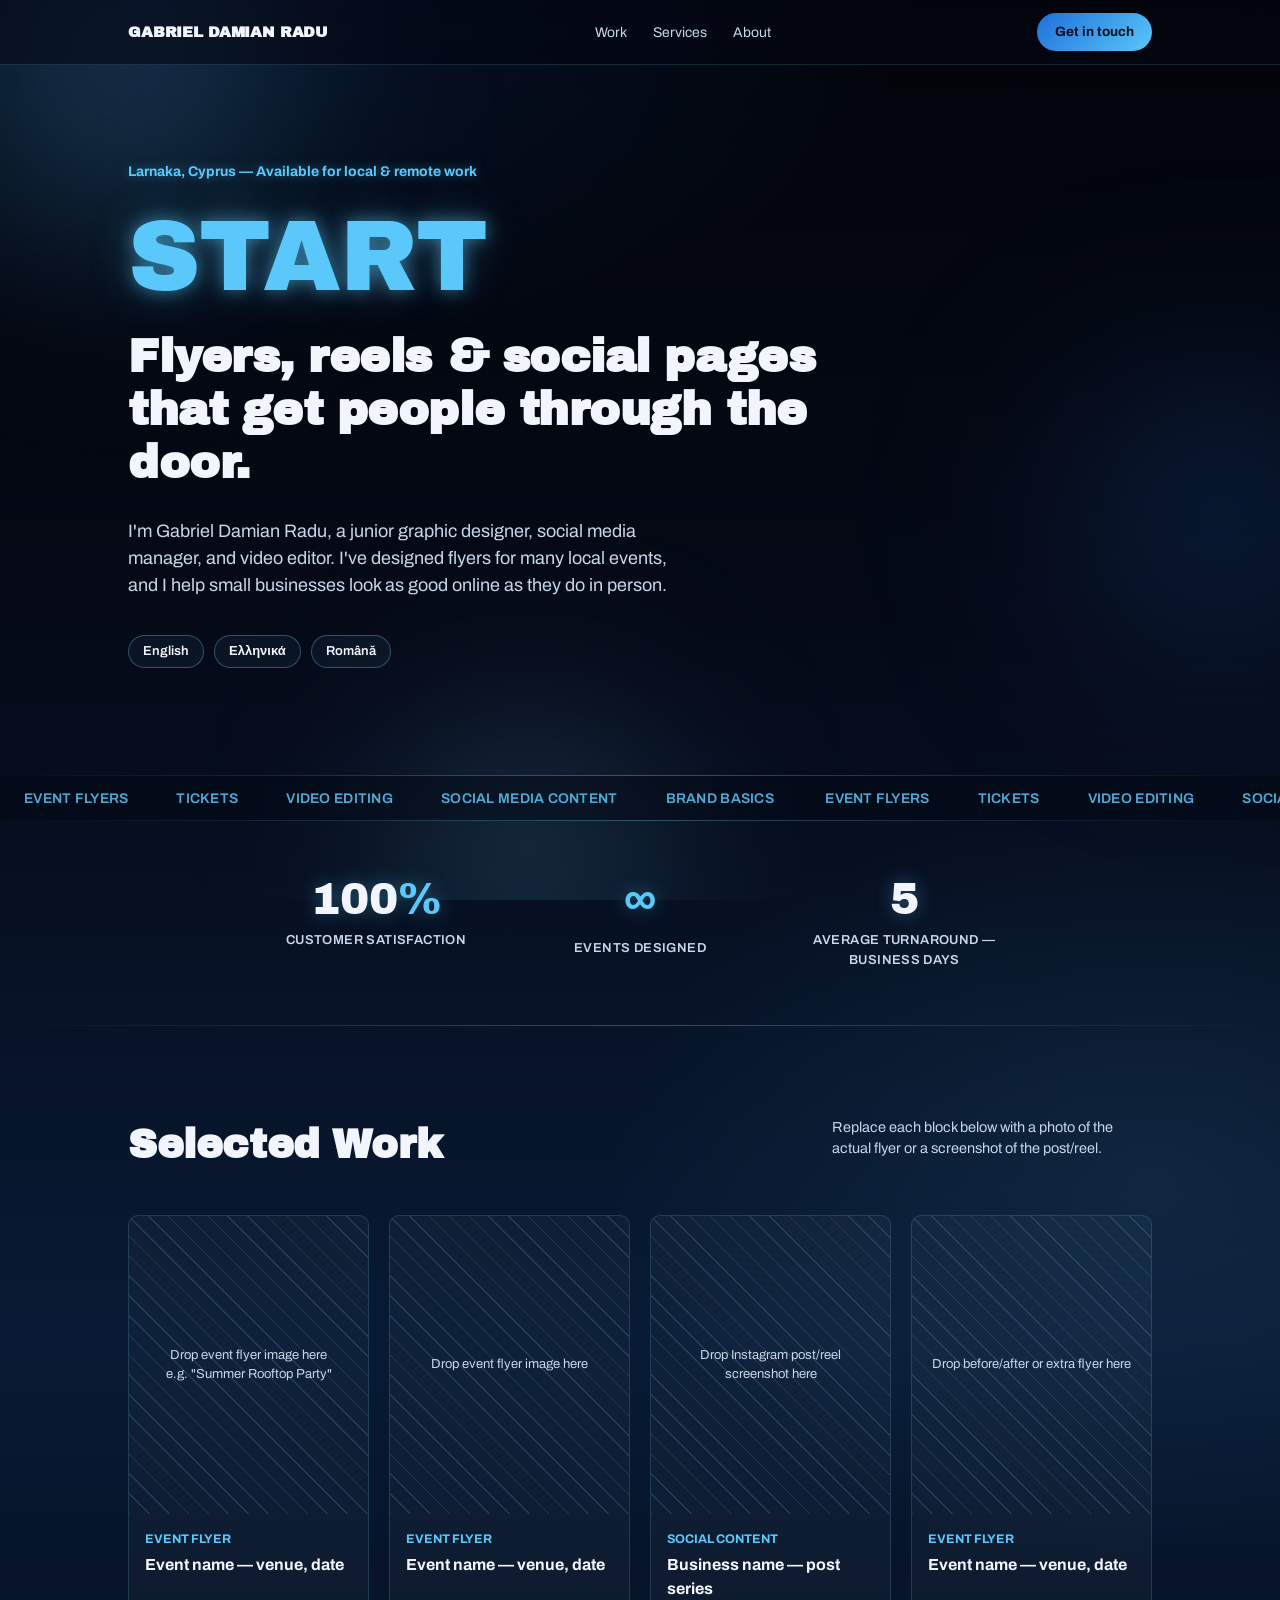
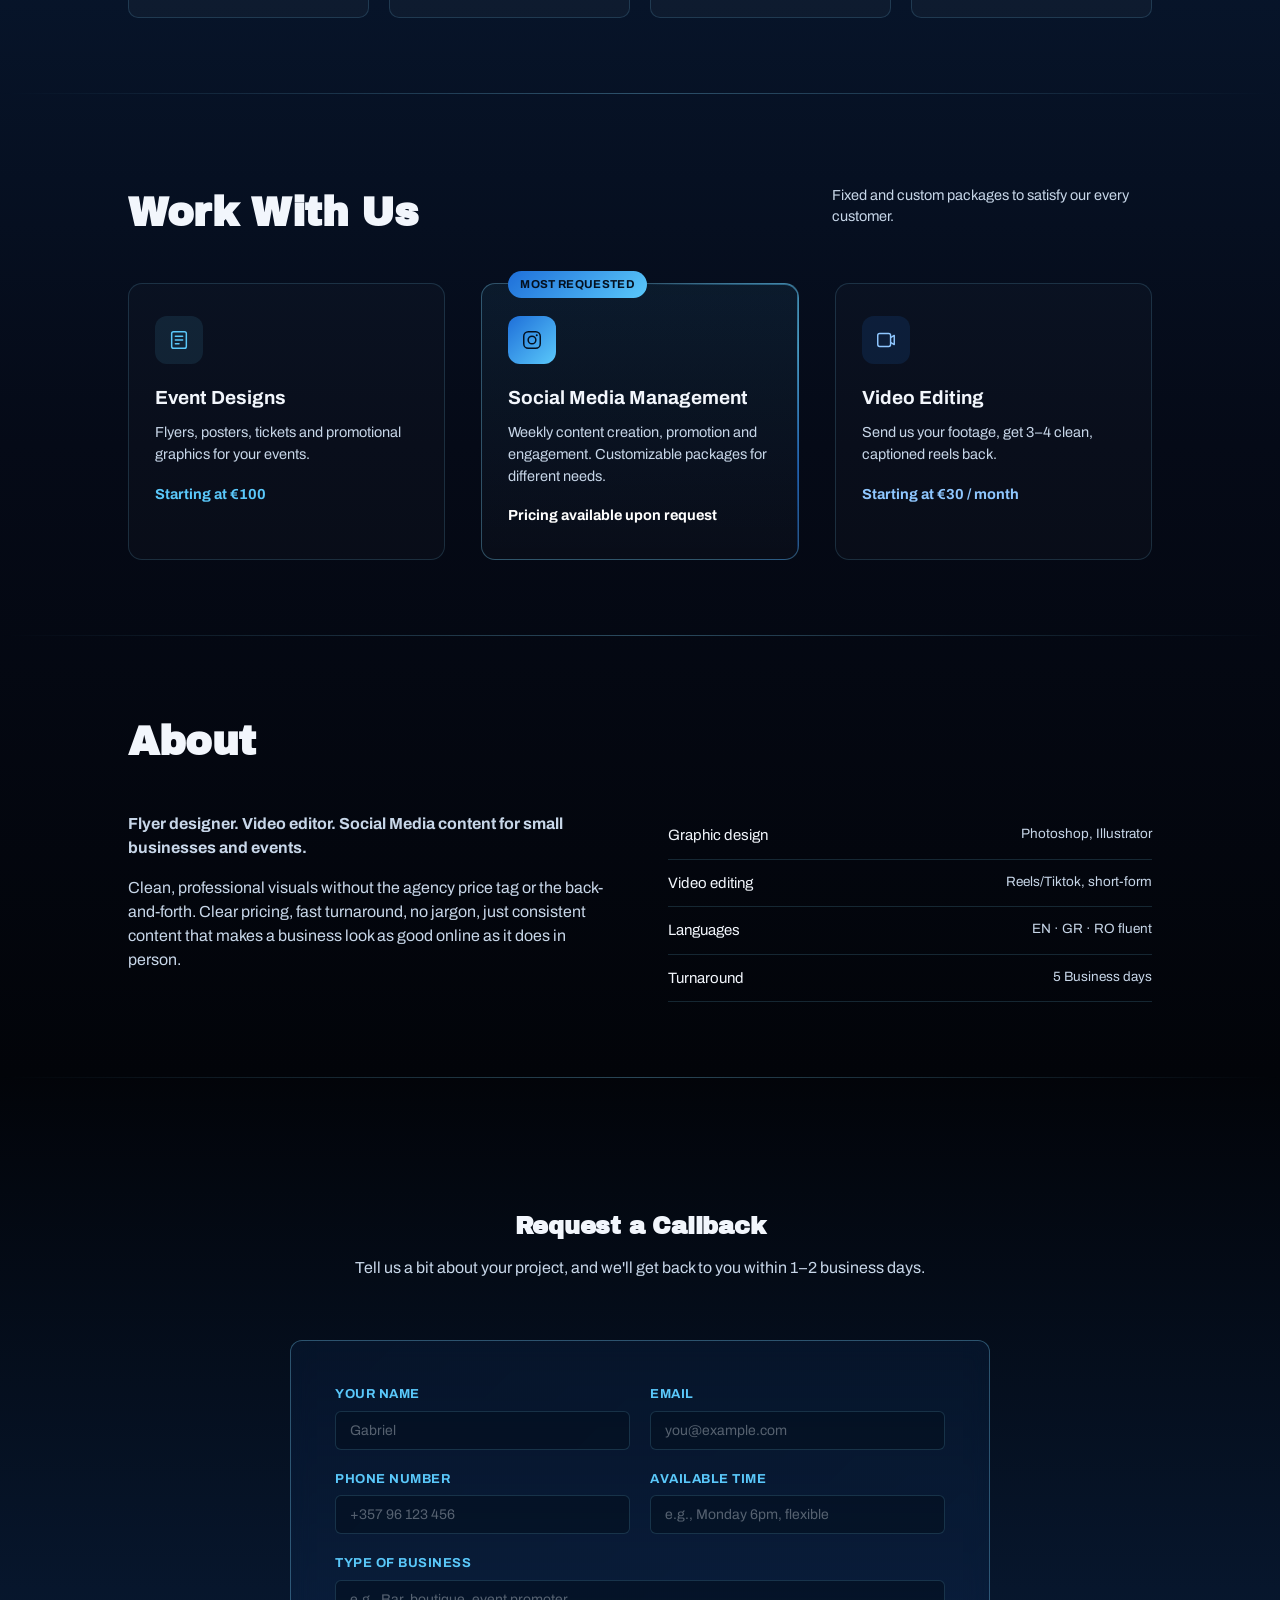
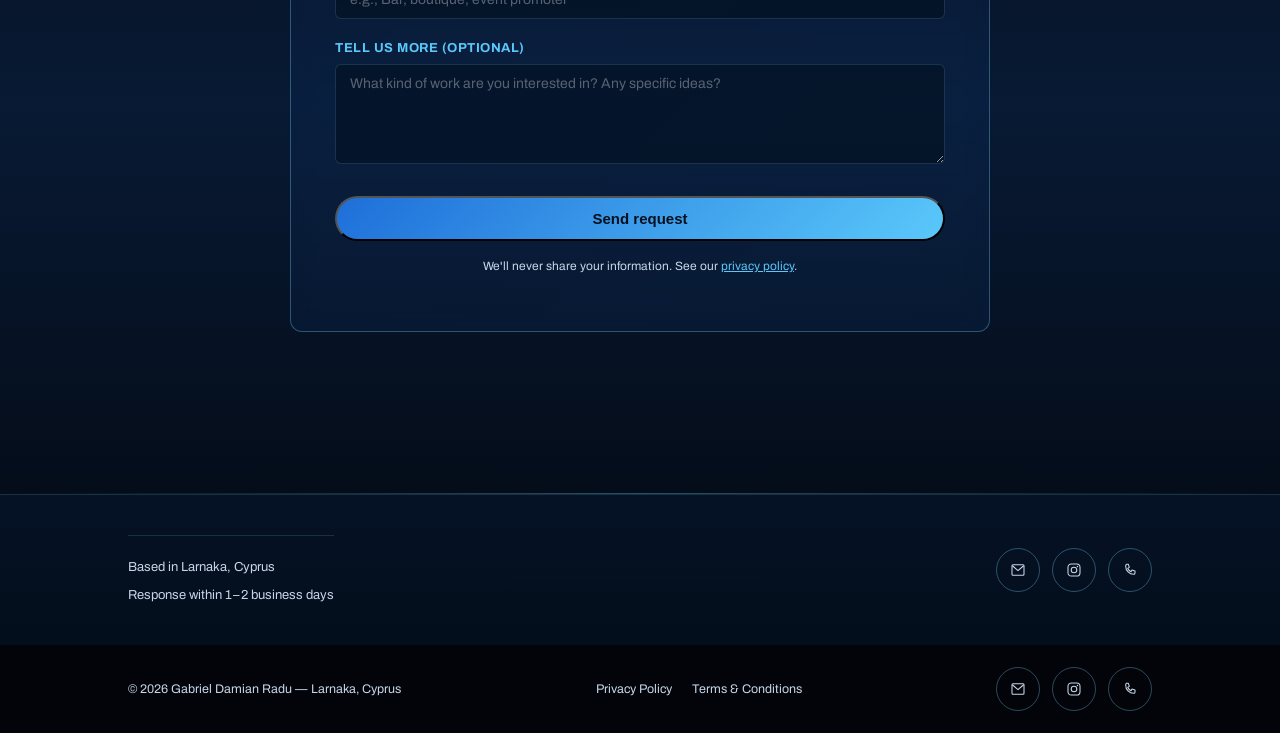
<file: index.html>
<!DOCTYPE html>
<html lang="en">
<head>
<meta charset="UTF-8">
<meta name="viewport" content="width=device-width, initial-scale=1.0">
<title>Portfolio — Design &amp; Content</title>
<meta name="description" content="Gabriel Damian Radu — flyer design, video editing, and social media content for small businesses and events in Cyprus. English, Greek, and Romanian.">
<meta name="robots" content="index, follow">
<link rel="canonical" href="https://YOUR-USERNAME.github.io/YOUR-REPO/">
<meta name="theme-color" content="#050A17">
<meta property="og:title" content="Gabriel Damian Radu — Design & Content">
<meta property="og:description" content="Flyers, reels, and social content that get people through the door.">
<meta property="og:type" content="website">
<meta property="og:image" content="preview.jpg">
<meta property="og:image:width" content="512">
<meta property="og:image:height" content="512">
<meta name="twitter:card" content="summary">
<meta name="twitter:title" content="Gabriel Damian Radu — Design & Content">
<meta name="twitter:description" content="Flyers, reels, and social content that get people through the door.">
<meta name="twitter:image" content="preview.jpg">
<link rel="icon" type="image/png" href="favicon.png">
<link rel="apple-touch-icon" href="apple-touch-icon.png">
<link rel="preconnect" href="https://fonts.googleapis.com">
<link rel="preconnect" href="https://fonts.gstatic.com" crossorigin>
<link href="https://fonts.googleapis.com/css2?family=Archivo+Black&family=Archivo:wght@400;500;600;700&display=swap" rel="stylesheet">
<link rel="stylesheet" href="style.css">
<script type="application/ld+json">
{
  "@context": "https://schema.org",
  "@type": "ProfessionalService",
  "name": "Gabriel Damian Radu — Design & Content",
  "image": "https://YOUR-USERNAME.github.io/YOUR-REPO/preview.jpg",
  "url": "https://YOUR-USERNAME.github.io/YOUR-REPO/",
  "email": "damian@malaka.cy",
  "telephone": "+35796097133",
  "areaServed": "Cyprus",
  "address": {
    "@type": "PostalAddress",
    "addressLocality": "Larnaka",
    "addressCountry": "CY"
  },
  "sameAs": ["https://instagram.com/damian_radu1"],
  "priceRange": "€€"
}
</script>
</head>
<body>

<div class="bg-orbs" aria-hidden="true">
  <div class="bg-orb bg-orb-1"></div>
  <div class="bg-orb bg-orb-2"></div>
  <div class="bg-orb bg-orb-3"></div>
</div>

<nav>
  <div class="wrap nav-inner">
    <a class="nav-name display" href="#top">GABRIEL DAMIAN RADU</a>
    <div class="nav-links">
      <a href="#work">Work</a>
      <a href="#services">Services</a>
      <a href="#about">About</a>
    </div>
    <a class="nav-cta" href="#contact">Get in touch</a>
    <button class="nav-toggle" id="navToggle" aria-label="Toggle menu" aria-expanded="false" aria-controls="navMobileMenu">
      <span></span><span></span><span></span>
    </button>
  </div>
  <div class="nav-mobile-menu" id="navMobileMenu">
    <a href="#work">Work</a>
    <a href="#services">Services</a>
    <a href="#about">About</a>
    <a class="nav-cta" href="#contact">Get in touch</a>
  </div>
</nav>

<header class="hero" id="top">
  <div class="wrap">
    <div class="hero-eyebrow">Larnaka, Cyprus — Available for local &amp; remote work</div>
    <div class="cycle-line display"><span class="cycle-word" id="cycleWord">START</span></div>
    <h1 class="hero-title display">Flyers, reels &amp; social pages that get people through the door.</h1>
    <p class="hero-sub">I'm Gabriel Damian Radu, a junior graphic designer, social media manager, and video editor. I've designed flyers for many local events, and I help small businesses look as good online as they do in person.</p>
    <div class="hero-langs">
      <span class="lang-pill">English</span>
      <span class="lang-pill">Ελληνικά</span>
      <span class="lang-pill">Română</span>
    </div>
  </div>
</header>

<div class="strip">
  <div class="strip-track">
    <span>EVENT FLYERS</span><span>TICKETS</span><span>VIDEO EDITING</span><span>SOCIAL MEDIA CONTENT</span><span>BRAND BASICS</span>
    <span>EVENT FLYERS</span><span>TICKETS</span><span>VIDEO EDITING</span><span>SOCIAL MEDIA CONTENT</span><span>BRAND BASICS</span>
    <span>EVENT FLYERS</span><span>TICKETS</span><span>VIDEO EDITING</span><span>SOCIAL MEDIA CONTENT</span><span>BRAND BASICS</span>
    <span>EVENT FLYERS</span><span>TICKETS</span><span>VIDEO EDITING</span><span>SOCIAL MEDIA CONTENT</span><span>BRAND BASICS</span>
  </div>
</div>

<section id="stats">
  <div class="wrap">
    <div class="stats-grid">
      <div class="stat reveal">
        <div class="stat-value"><span class="count-up" data-target="100">0</span><span class="stat-unit">%</span></div>
        <div class="stat-label">Customer Satisfaction</div>
      </div>
      <div class="stat reveal">
        <div class="stat-value stat-infinity">∞</div>
        <div class="stat-label">Events Designed</div>
      </div>
      <div class="stat reveal">
        <div class="stat-value">5</div>
        <div class="stat-label">Average Turnaround — Business Days</div>
      </div>
    </div>
  </div>
</section>

<section id="work">
  <div class="wrap">
    <div class="section-head">
      <h2 class="section-title display">Selected Work</h2>
      <p class="section-note">Replace each block below with a photo of the actual flyer or a screenshot of the post/reel.</p>
    </div>
    <div class="work-grid">
      <div class="work-card reveal">
        <div class="work-thumb">Drop event flyer image here<br>e.g. "Summer Rooftop Party"</div>
        <div class="work-meta"><div class="role">EVENT FLYER</div><div class="title">Event name — venue, date</div></div>
      </div>
      <div class="work-card reveal">
        <div class="work-thumb">Drop event flyer image here</div>
        <div class="work-meta"><div class="role">EVENT FLYER</div><div class="title">Event name — venue, date</div></div>
      </div>
      <div class="work-card reveal">
        <div class="work-thumb">Drop Instagram post/reel screenshot here</div>
        <div class="work-meta"><div class="role">SOCIAL CONTENT</div><div class="title">Business name — post series</div></div>
      </div>
      <div class="work-card reveal">
        <div class="work-thumb">Drop before/after or extra flyer here</div>
        <div class="work-meta"><div class="role">EVENT FLYER</div><div class="title">Event name — venue, date</div></div>
      </div>
    </div>
  </div>
</section>

<section id="services">
  <div class="wrap">
    <div class="section-head">
      <h2 class="section-title display">Work With Us</h2>
      <p class="section-note">Fixed and custom packages to satisfy our every customer.</p>
    </div>
    <div class="services">
      <div class="service service-flyer reveal">
        <div class="service-icon">
          <svg viewBox="0 0 24 24" fill="none" xmlns="http://www.w3.org/2000/svg"><rect x="4" y="3" width="16" height="18" rx="2" stroke="currentColor" stroke-width="1.6"/><path d="M8 8H16" stroke="currentColor" stroke-width="1.6" stroke-linecap="round"/><path d="M8 12H16" stroke="currentColor" stroke-width="1.6" stroke-linecap="round"/><path d="M8 16H12" stroke="currentColor" stroke-width="1.6" stroke-linecap="round"/></svg>
        </div>
        <h3>Event Designs</h3>
        <p>Flyers, posters, tickets and promotional graphics for your events.</p>
        <div class="price">Starting at €100</div>
      </div>
      <div class="service service-social reveal">
        <div class="service-badge">Most requested</div>
        <div class="service-icon">
          <svg viewBox="0 0 24 24" fill="none" xmlns="http://www.w3.org/2000/svg"><rect x="3" y="3" width="18" height="18" rx="5" stroke="currentColor" stroke-width="1.6"/><circle cx="12" cy="12" r="4.2" stroke="currentColor" stroke-width="1.6"/><circle cx="17.2" cy="6.8" r="1.1" fill="currentColor"/></svg>
        </div>
        <h3>Social Media Management</h3>
        <p>Weekly content creation, promotion and engagement. Customizable packages for different needs.</p>
        <div class="price">Pricing available upon request</div>
      </div>
      <div class="service service-video reveal">
        <div class="service-icon">
          <svg viewBox="0 0 24 24" fill="none" xmlns="http://www.w3.org/2000/svg"><rect x="3" y="5" width="14" height="14" rx="2" stroke="currentColor" stroke-width="1.6"/><path d="M17 9.5L21 7V17L17 14.5" stroke="currentColor" stroke-width="1.6" stroke-linejoin="round"/></svg>
        </div>
        <h3>Video Editing</h3>
        <p>Send us your footage, get 3–4 clean, captioned reels back.</p>
        <div class="price">Starting at €30 / month</div>
      </div>
    </div>
  </div>
</section>

<section id="about">
  <div class="wrap">
    <div class="section-head">
      <h2 class="section-title display">About</h2>
    </div>
    <div class="about-grid">
      <div class="reveal">
        <p><strong>Flyer designer. Video editor. Social Media content for small businesses and events.</strong></p>
        <p>Clean, professional visuals without the agency price tag or the back-and-forth. Clear pricing, fast turnaround, no jargon, just consistent content that makes a business look as good online as it does in person.</p>
      </div>
      <ul class="skills-list reveal">
        <li><span>Graphic design</span><span>Photoshop, Illustrator</span></li>
        <li><span>Video editing</span><span>Reels/Tiktok, short-form</span></li>
        <li><span>Languages</span><span>EN · GR · RO fluent</span></li>
        <li><span>Turnaround</span><span>5 Business days</span></li>
      </ul>
    </div>
  </div>
</section>

<section id="contact">
  <div class="wrap">
    <div class="form-head">
      <h2 class="display">Request a Callback</h2>
      <p class="form-intro">Tell us a bit about your project, and we'll get back to you within 1–2 business days.</p>
    </div>
    <form class="callback-form" id="callbackForm" action="https://formspree.io/f/REPLACE_WITH_YOUR_FORMSPREE_ID" method="POST" novalidate>
      <div class="form-row">
        <div class="form-group">
          <label for="name">Your name</label>
          <input type="text" id="name" name="name" required placeholder="Gabriel" data-error="Please enter your name">
          <div class="form-error"></div>
        </div>
        <div class="form-group">
          <label for="email">Email</label>
          <input type="email" id="email" name="email" required placeholder="you@example.com" data-error="Please enter a valid email">
          <div class="form-error"></div>
        </div>
      </div>
      <div class="form-row">
        <div class="form-group">
          <label for="phone">Phone number</label>
          <input type="tel" id="phone" name="phone" placeholder="+357 96 123 456">
          <div class="form-error"></div>
        </div>
        <div class="form-group">
          <label for="available">Available time</label>
          <input type="text" id="available" name="available" placeholder="e.g., Monday 6pm, flexible">
          <div class="form-error"></div>
        </div>
      </div>
      <div class="form-row full">
        <div class="form-group">
          <label for="business">Type of business</label>
          <input type="text" id="business" name="business" required placeholder="e.g., Bar, boutique, event promoter" data-error="Please tell us what type of business">
          <div class="form-error"></div>
        </div>
      </div>
      <div class="form-row full">
        <div class="form-group">
          <label for="message">Tell us more (optional)</label>
          <textarea id="message" name="message" class="form-textarea" placeholder="What kind of work are you interested in? Any specific ideas?"></textarea>
          <div class="form-error"></div>
        </div>
      </div>
      <button type="submit" class="btn-primary form-submit">Send request</button>
      <p class="form-note">We'll never share your information. See our <a href="privacy.html">privacy policy</a>.</p>
    </form>
  </div>
</section>

<footer class="contact-footer">
  <div class="wrap">
    <div class="contact-foot">
      <span>Based in Larnaka, Cyprus</span>
      <span>Response within 1–2 business days</span>
    </div>
    <div class="site-footer-icons">
      <a class="footer-icon" href="mailto:damian@malaka.cy" aria-label="Email">
        <svg viewBox="0 0 24 24" fill="none" xmlns="http://www.w3.org/2000/svg"><path d="M3 5.5C3 4.67157 3.67157 4 4.5 4H19.5C20.3284 4 21 4.67157 21 5.5V18.5C21 19.3284 20.3284 20 19.5 20H4.5C3.67157 20 3 19.3284 3 18.5V5.5Z" stroke="currentColor" stroke-width="1.6"/><path d="M4 6L12 13L20 6" stroke="currentColor" stroke-width="1.6" stroke-linecap="round" stroke-linejoin="round"/></svg>
      </a>
      <a class="footer-icon" href="https://instagram.com/damian_radu1" target="_blank" rel="noopener" aria-label="Instagram">
        <svg viewBox="0 0 24 24" fill="none" xmlns="http://www.w3.org/2000/svg"><rect x="3" y="3" width="18" height="18" rx="5" stroke="currentColor" stroke-width="1.6"/><circle cx="12" cy="12" r="4.2" stroke="currentColor" stroke-width="1.6"/><circle cx="17.2" cy="6.8" r="1.1" fill="currentColor"/></svg>
      </a>
      <a class="footer-icon" href="tel:+35796097133" aria-label="Phone">
        <svg viewBox="0 0 24 24" fill="none" xmlns="http://www.w3.org/2000/svg"><path d="M6.5 3.5H9.5L11 8L8.5 9.5C9.4 11.6 11.4 13.6 13.5 14.5L15 12L19.5 13.5V16.5C19.5 17.6 18.6 18.5 17.5 18.5C10.9 18.5 5.5 13.1 5.5 6.5C5.5 5.4 6.4 3.5 6.5 3.5Z" stroke="currentColor" stroke-width="1.6" stroke-linejoin="round"/></svg>
      </a>
    </div>
  </div>
</footer>

<div class="site-footer">
  <div class="wrap site-footer-inner">
    <span class="site-footer-copy">© 2026 Gabriel Damian Radu — Larnaka, Cyprus</span>
    <div class="site-footer-links">
      <a href="privacy.html">Privacy Policy</a>
      <a href="terms.html">Terms &amp; Conditions</a>
    </div>
    <div class="site-footer-icons">
      <a class="footer-icon" href="mailto:damian@malaka.cy" aria-label="Email">
        <svg viewBox="0 0 24 24" fill="none" xmlns="http://www.w3.org/2000/svg"><path d="M3 5.5C3 4.67157 3.67157 4 4.5 4H19.5C20.3284 4 21 4.67157 21 5.5V18.5C21 19.3284 20.3284 20 19.5 20H4.5C3.67157 20 3 19.3284 3 18.5V5.5Z" stroke="currentColor" stroke-width="1.6"/><path d="M4 6L12 13L20 6" stroke="currentColor" stroke-width="1.6" stroke-linecap="round" stroke-linejoin="round"/></svg>
      </a>
      <a class="footer-icon" href="https://instagram.com/damian_radu1" target="_blank" rel="noopener" aria-label="Instagram">
        <svg viewBox="0 0 24 24" fill="none" xmlns="http://www.w3.org/2000/svg"><rect x="3" y="3" width="18" height="18" rx="5" stroke="currentColor" stroke-width="1.6"/><circle cx="12" cy="12" r="4.2" stroke="currentColor" stroke-width="1.6"/><circle cx="17.2" cy="6.8" r="1.1" fill="currentColor"/></svg>
      </a>
      <a class="footer-icon" href="tel:+35796097133" aria-label="Phone">
        <svg viewBox="0 0 24 24" fill="none" xmlns="http://www.w3.org/2000/svg"><path d="M6.5 3.5H9.5L11 8L8.5 9.5C9.4 11.6 11.4 13.6 13.5 14.5L15 12L19.5 13.5V16.5C19.5 17.6 18.6 18.5 17.5 18.5C10.9 18.5 5.5 13.1 5.5 6.5C5.5 5.4 6.4 3.5 6.5 3.5Z" stroke="currentColor" stroke-width="1.6" stroke-linejoin="round"/></svg>
      </a>
    </div>
  </div>
</div>

<button class="back-to-top" id="backToTop" aria-label="Back to top">
  <svg viewBox="0 0 24 24" fill="none" xmlns="http://www.w3.org/2000/svg"><path d="M12 19V5" stroke="currentColor" stroke-width="2" stroke-linecap="round"/><path d="M6 11L12 5L18 11" stroke="currentColor" stroke-width="2" stroke-linecap="round" stroke-linejoin="round"/></svg>
</button>

<script src="script.js"></script>
</body>
</html>
</file>
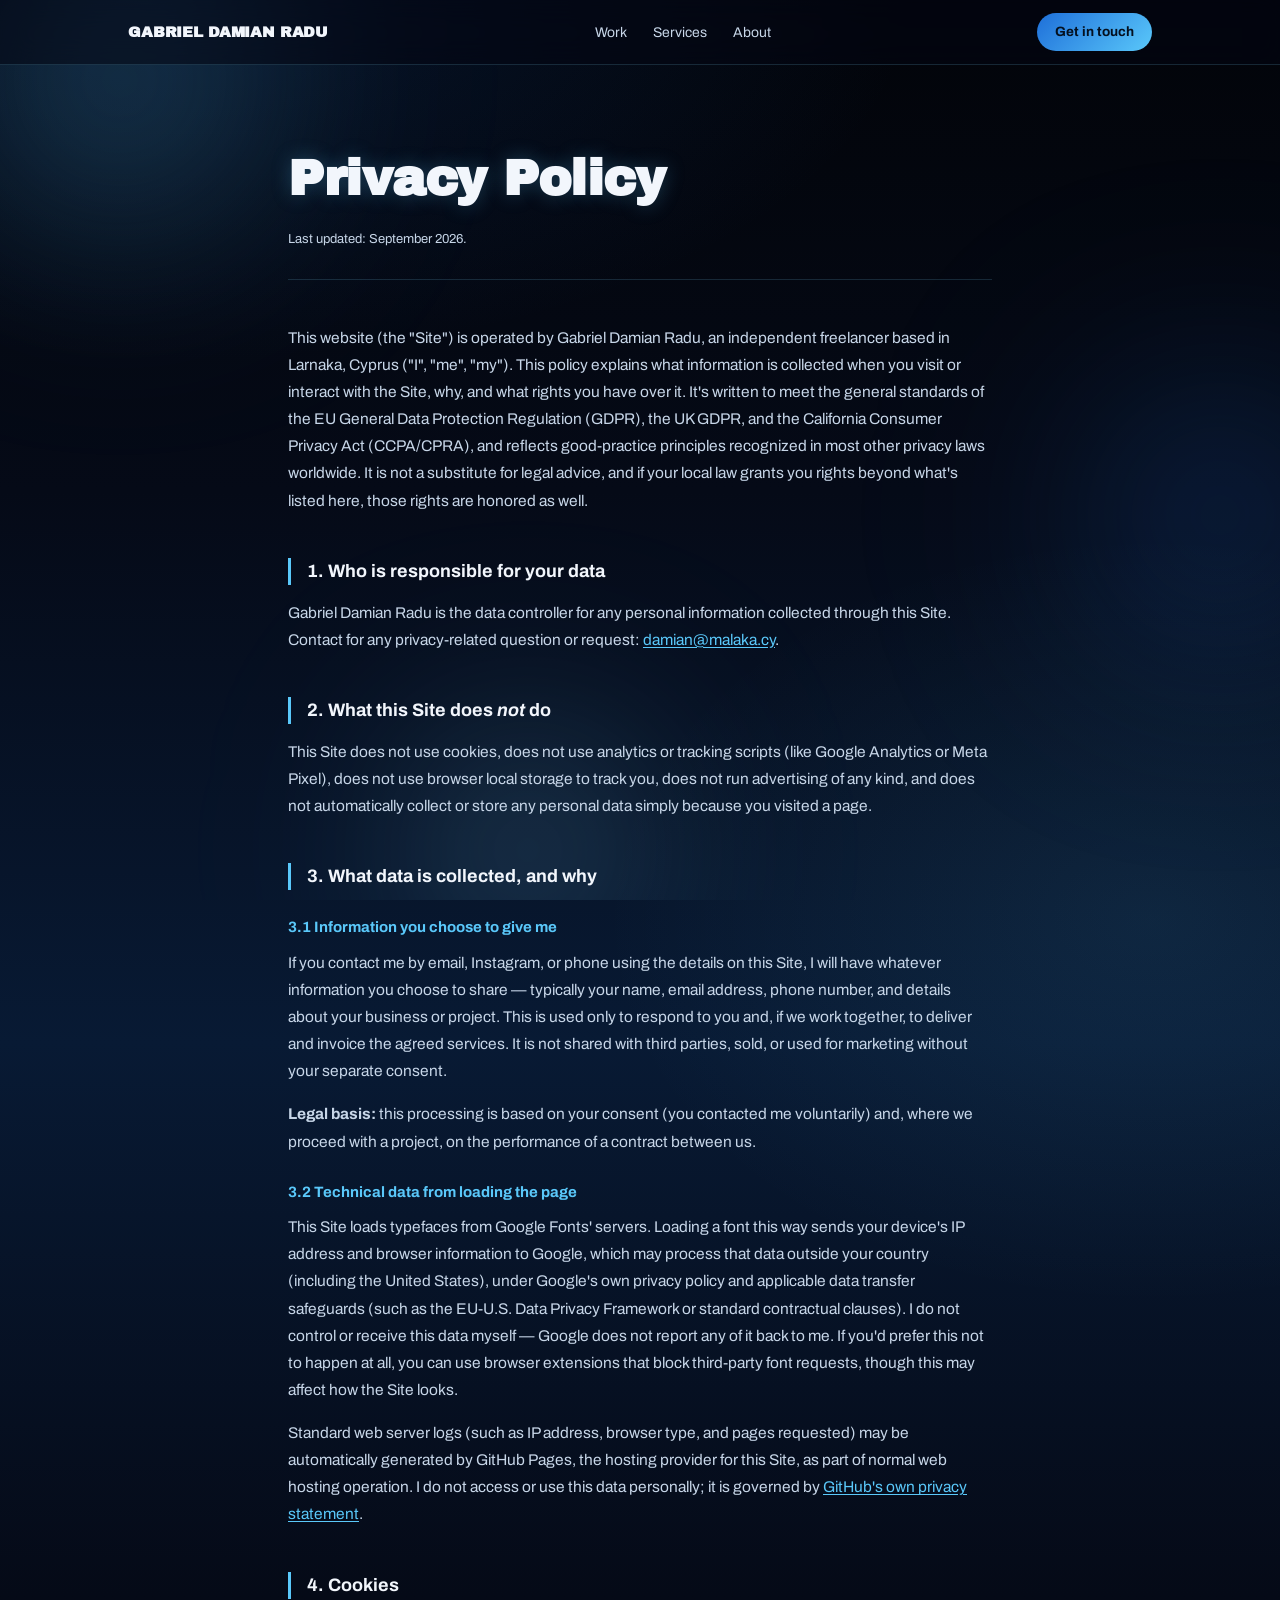
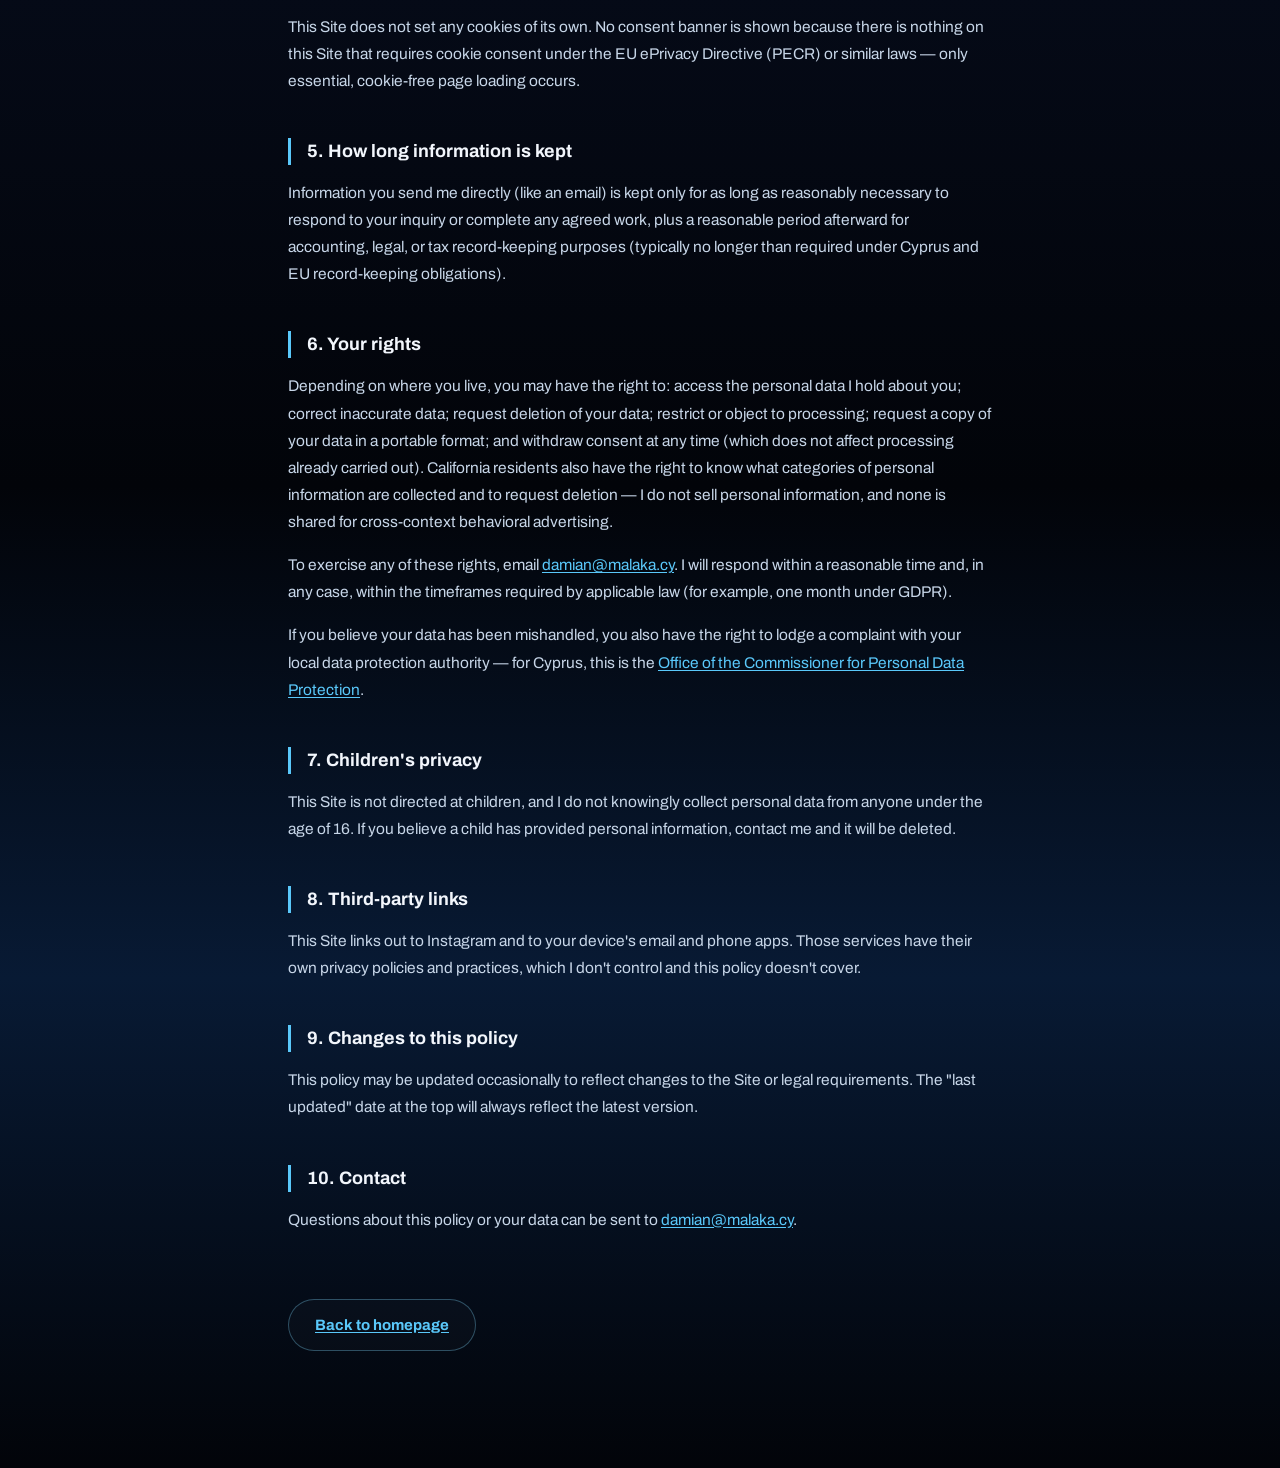
<file: privacy.html>
<!DOCTYPE html>
<html lang="en">
<head>
<meta charset="UTF-8">
<meta name="viewport" content="width=device-width, initial-scale=1.0">
<title>Privacy Policy — Gabriel Damian Radu</title>
<meta name="description" content="Privacy policy for Gabriel Damian Radu's design and content services — details on what data is collected, why, and your rights under GDPR, UK GDPR, and CCPA.">
<meta name="robots" content="index, follow">
<link rel="canonical" href="https://YOUR-USERNAME.github.io/YOUR-REPO/privacy.html">
<meta property="og:title" content="Privacy Policy — Gabriel Damian Radu">
<meta property="og:description" content="How contact information is handled on this site.">
<meta property="og:type" content="website">
<link rel="icon" type="image/png" href="favicon.png">
<link rel="apple-touch-icon" href="apple-touch-icon.png">
<link rel="preconnect" href="https://fonts.googleapis.com">
<link rel="preconnect" href="https://fonts.gstatic.com" crossorigin>
<link href="https://fonts.googleapis.com/css2?family=Archivo+Black&family=Archivo:wght@400;500;600;700&display=swap" rel="stylesheet">
<link rel="stylesheet" href="style.css">
</head>
<body>

<div class="bg-orbs" aria-hidden="true">
  <div class="bg-orb bg-orb-1"></div>
  <div class="bg-orb bg-orb-2"></div>
  <div class="bg-orb bg-orb-3"></div>
</div>

<nav>
  <div class="wrap nav-inner">
    <a class="nav-name display" href="index.html">GABRIEL DAMIAN RADU</a>
    <div class="nav-links">
      <a href="index.html#work">Work</a>
      <a href="index.html#services">Services</a>
      <a href="index.html#about">About</a>
    </div>
    <a class="nav-cta" href="index.html#contact">Get in touch</a>
    <button class="nav-toggle" id="navToggle" aria-label="Toggle menu" aria-expanded="false" aria-controls="navMobileMenu">
      <span></span><span></span><span></span>
    </button>
  </div>
  <div class="nav-mobile-menu" id="navMobileMenu">
    <a href="index.html#work">Work</a>
    <a href="index.html#services">Services</a>
    <a href="index.html#about">About</a>
    <a class="nav-cta" href="index.html#contact">Get in touch</a>
  </div>
</nav>

  <div class="legal-wrap">
    <h1 class="display">Privacy Policy</h1>
    <p>Last updated: September 2026.</p>
    <p>This website (the "Site") is operated by Gabriel Damian Radu, an independent freelancer based in Larnaka, Cyprus ("I", "me", "my"). This policy explains what information is collected when you visit or interact with the Site, why, and what rights you have over it. It's written to meet the general standards of the EU General Data Protection Regulation (GDPR), the UK GDPR, and the California Consumer Privacy Act (CCPA/CPRA), and reflects good-practice principles recognized in most other privacy laws worldwide. It is not a substitute for legal advice, and if your local law grants you rights beyond what's listed here, those rights are honored as well.</p>

    <h2>1. Who is responsible for your data</h2>
    <p>Gabriel Damian Radu is the data controller for any personal information collected through this Site. Contact for any privacy-related question or request: <a href="mailto:damian@malaka.cy">damian@malaka.cy</a>.</p>

    <h2>2. What this Site does <em>not</em> do</h2>
    <p>This Site does not use cookies, does not use analytics or tracking scripts (like Google Analytics or Meta Pixel), does not use browser local storage to track you, does not run advertising of any kind, and does not automatically collect or store any personal data simply because you visited a page.</p>

    <h2>3. What data is collected, and why</h2>
    <h3>3.1 Information you choose to give me</h3>
    <p>If you contact me by email, Instagram, or phone using the details on this Site, I will have whatever information you choose to share — typically your name, email address, phone number, and details about your business or project. This is used only to respond to you and, if we work together, to deliver and invoice the agreed services. It is not shared with third parties, sold, or used for marketing without your separate consent.</p>
    <p><strong>Legal basis:</strong> this processing is based on your consent (you contacted me voluntarily) and, where we proceed with a project, on the performance of a contract between us.</p>

    <h3>3.2 Technical data from loading the page</h3>
    <p>This Site loads typefaces from Google Fonts' servers. Loading a font this way sends your device's IP address and browser information to Google, which may process that data outside your country (including the United States), under Google's own privacy policy and applicable data transfer safeguards (such as the EU-U.S. Data Privacy Framework or standard contractual clauses). I do not control or receive this data myself — Google does not report any of it back to me. If you'd prefer this not to happen at all, you can use browser extensions that block third-party font requests, though this may affect how the Site looks.</p>
    <p>Standard web server logs (such as IP address, browser type, and pages requested) may be automatically generated by GitHub Pages, the hosting provider for this Site, as part of normal web hosting operation. I do not access or use this data personally; it is governed by <a href="https://docs.github.com/en/site-policy/privacy-policies/github-general-privacy-statement" target="_blank" rel="noopener">GitHub's own privacy statement</a>.</p>

    <h2>4. Cookies</h2>
    <p>This Site does not set any cookies of its own. No consent banner is shown because there is nothing on this Site that requires cookie consent under the EU ePrivacy Directive (PECR) or similar laws — only essential, cookie-free page loading occurs.</p>

    <h2>5. How long information is kept</h2>
    <p>Information you send me directly (like an email) is kept only for as long as reasonably necessary to respond to your inquiry or complete any agreed work, plus a reasonable period afterward for accounting, legal, or tax record-keeping purposes (typically no longer than required under Cyprus and EU record-keeping obligations).</p>

    <h2>6. Your rights</h2>
    <p>Depending on where you live, you may have the right to: access the personal data I hold about you; correct inaccurate data; request deletion of your data; restrict or object to processing; request a copy of your data in a portable format; and withdraw consent at any time (which does not affect processing already carried out). California residents also have the right to know what categories of personal information are collected and to request deletion — I do not sell personal information, and none is shared for cross-context behavioral advertising.</p>
    <p>To exercise any of these rights, email <a href="mailto:damian@malaka.cy">damian@malaka.cy</a>. I will respond within a reasonable time and, in any case, within the timeframes required by applicable law (for example, one month under GDPR).</p>
    <p>If you believe your data has been mishandled, you also have the right to lodge a complaint with your local data protection authority — for Cyprus, this is the <a href="https://www.dataprotection.gov.cy/" target="_blank" rel="noopener">Office of the Commissioner for Personal Data Protection</a>.</p>

    <h2>7. Children's privacy</h2>
    <p>This Site is not directed at children, and I do not knowingly collect personal data from anyone under the age of 16. If you believe a child has provided personal information, contact me and it will be deleted.</p>

    <h2>8. Third-party links</h2>
    <p>This Site links out to Instagram and to your device's email and phone apps. Those services have their own privacy policies and practices, which I don't control and this policy doesn't cover.</p>

    <h2>9. Changes to this policy</h2>
    <p>This policy may be updated occasionally to reflect changes to the Site or legal requirements. The "last updated" date at the top will always reflect the latest version.</p>

    <h2>10. Contact</h2>
    <p>Questions about this policy or your data can be sent to <a href="mailto:damian@malaka.cy">damian@malaka.cy</a>.</p>

    <a class="btn-secondary legal-back" href="index.html">Back to homepage</a>
  </div>

  <button class="back-to-top" id="backToTop" aria-label="Back to top">
  <svg viewBox="0 0 24 24" fill="none" xmlns="http://www.w3.org/2000/svg"><path d="M12 19V5" stroke="currentColor" stroke-width="2" stroke-linecap="round"/><path d="M6 11L12 5L18 11" stroke="currentColor" stroke-width="2" stroke-linecap="round" stroke-linejoin="round"/></svg>
</button>

<script src="script.js"></script>
</body>
</html>
</file>
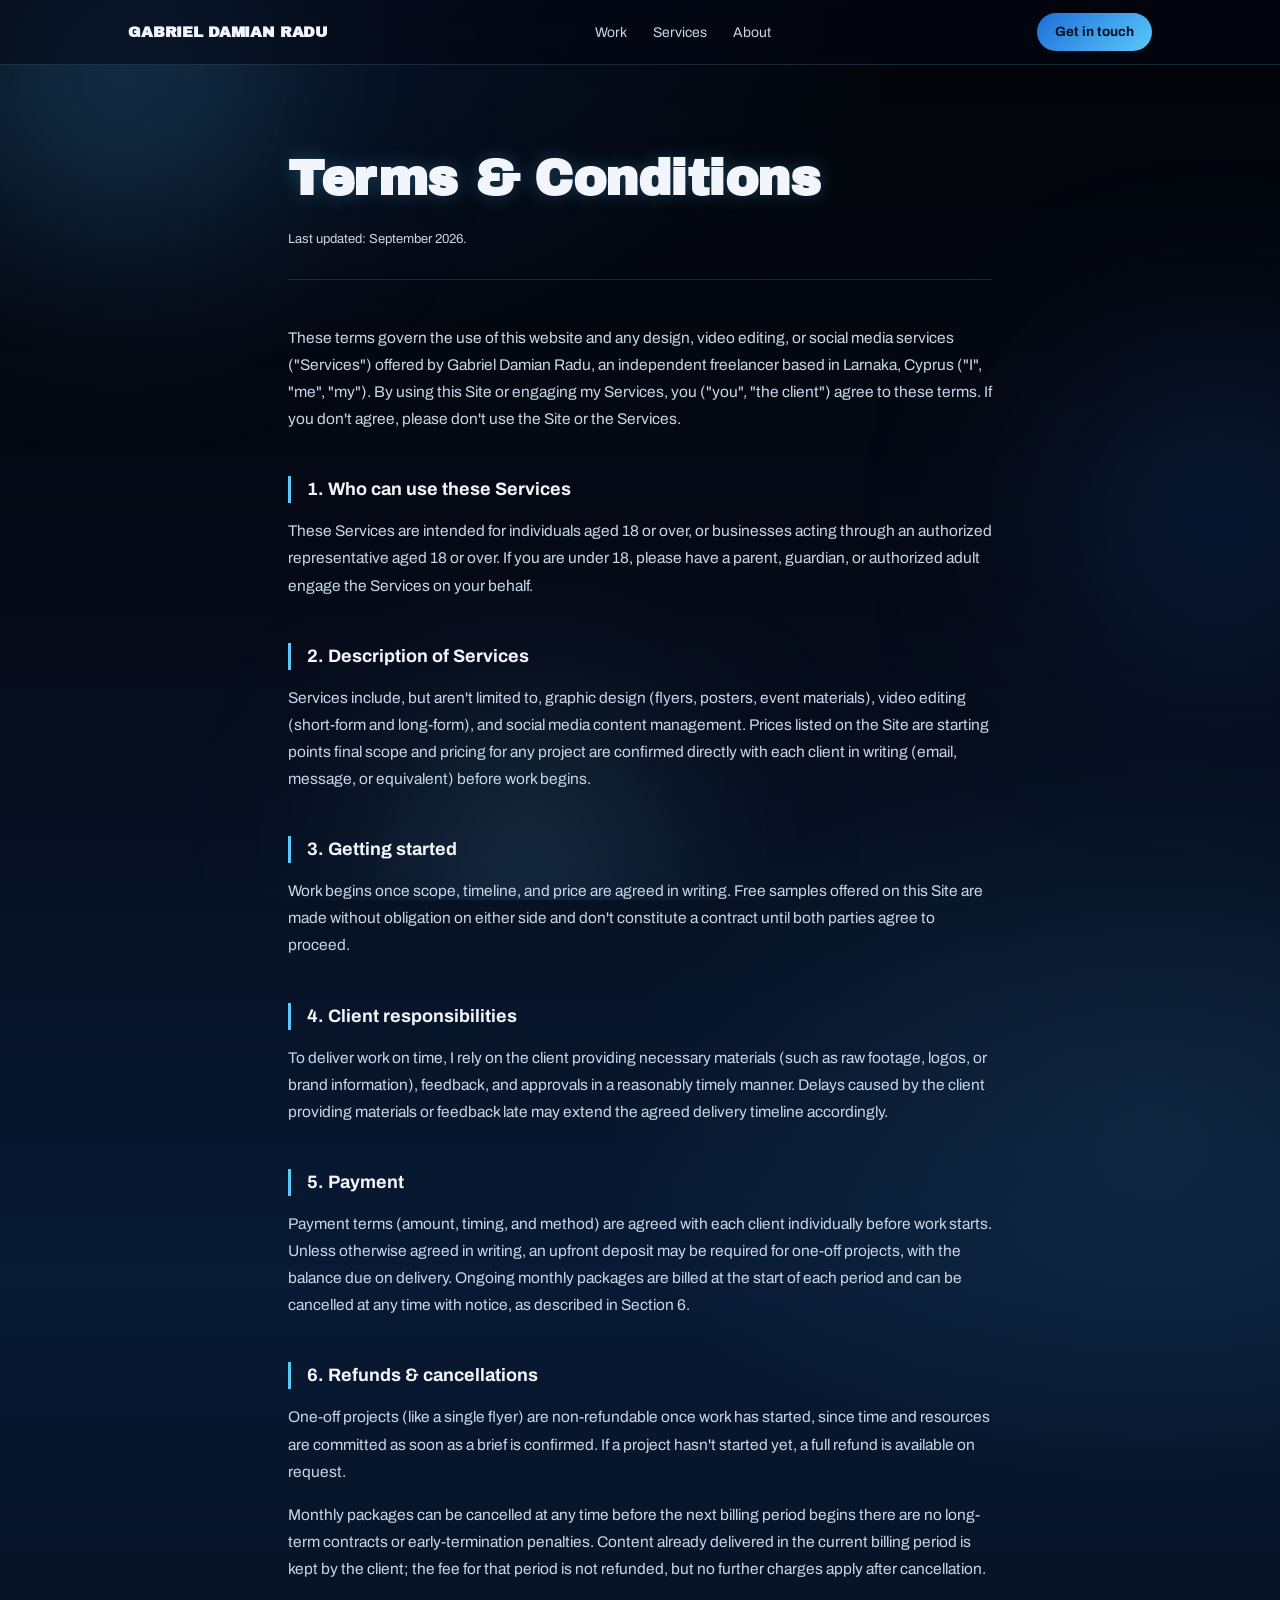
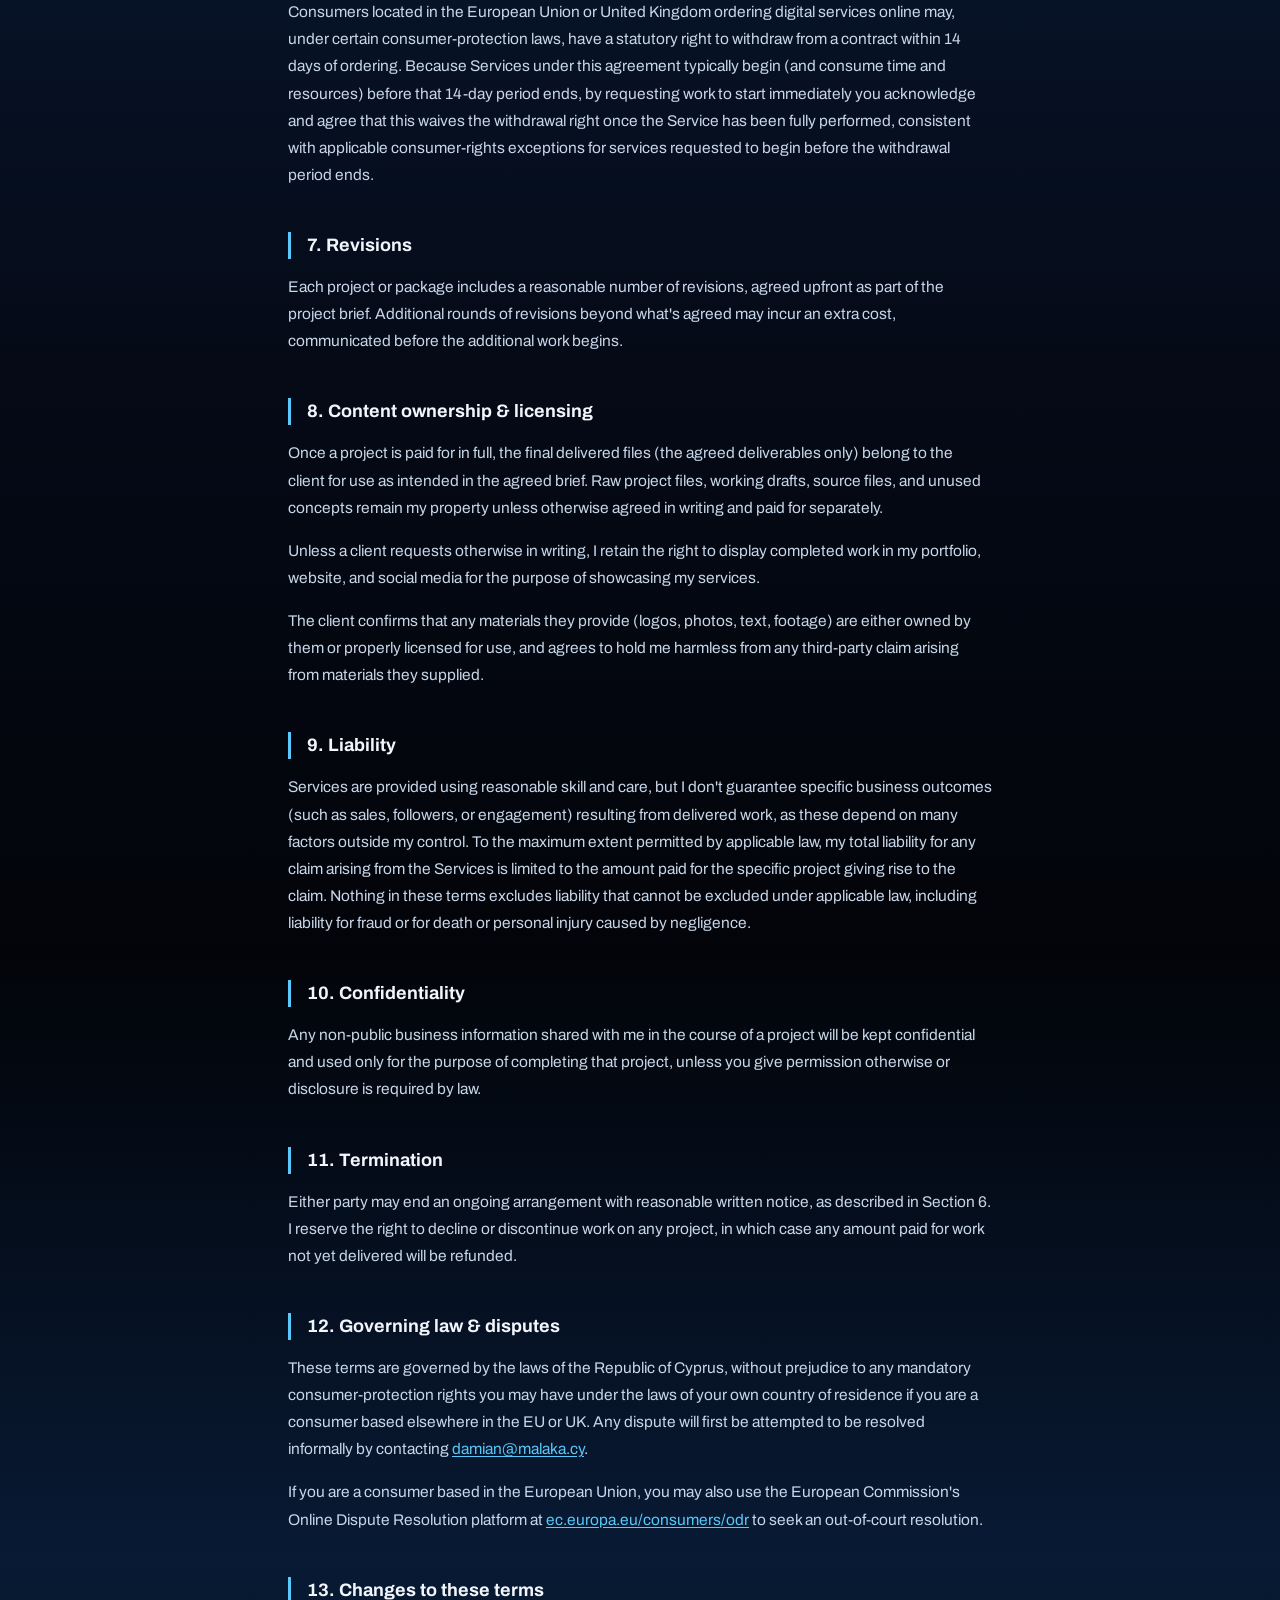
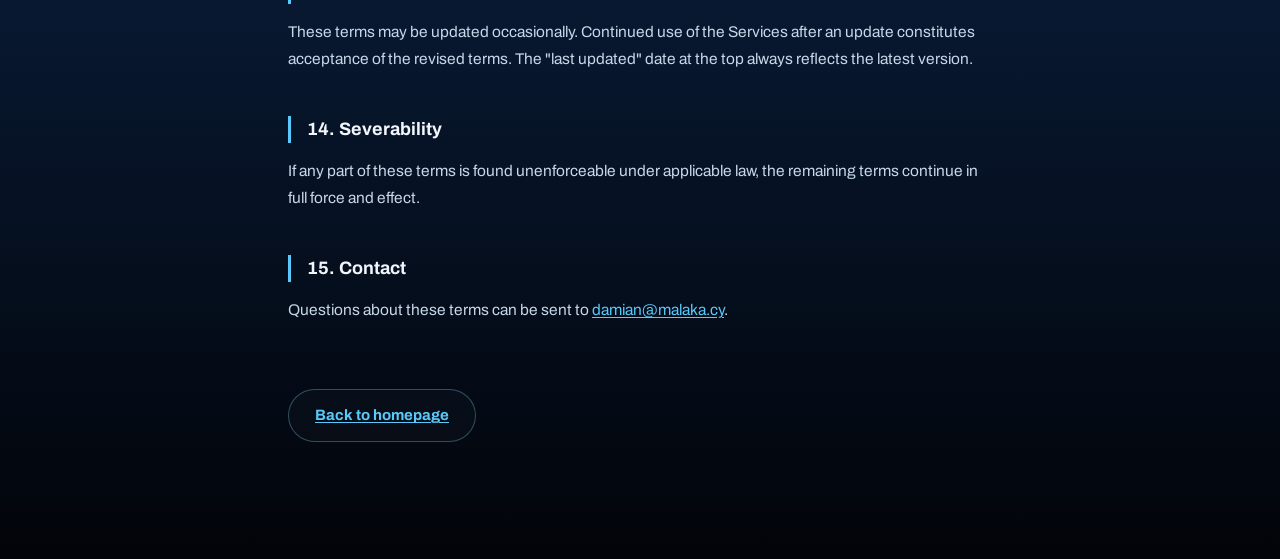
<file: terms.html>
<!DOCTYPE html>
<html lang="en">
<head>
<meta charset="UTF-8">
<meta name="viewport" content="width=device-width, initial-scale=1.0">
<title>Terms &amp; Conditions — Gabriel Damian Radu</title>
<meta name="description" content="Terms and conditions for design, video editing, and social media services offered by Gabriel Damian Radu in Cyprus.">
<meta name="robots" content="index, follow">
<link rel="canonical" href="https://cloudyyr1.github.io/damian-portfolio/terms.html">
<meta property="og:title" content="Terms & Conditions — Gabriel Damian Radu">
<meta property="og:description" content="Pricing, payment, and cancellation terms for working together.">
<meta property="og:type" content="website">
<link rel="icon" type="image/png" href="favicon.png">
<link rel="apple-touch-icon" href="apple-touch-icon.png">
<link rel="preconnect" href="https://fonts.googleapis.com">
<link rel="preconnect" href="https://fonts.gstatic.com" crossorigin>
<link href="https://fonts.googleapis.com/css2?family=Archivo+Black&family=Archivo:wght@400;500;600;700&display=swap" rel="stylesheet">
<link rel="stylesheet" href="style.css">
</head>
<body>

<div class="bg-orbs" aria-hidden="true">
  <div class="bg-orb bg-orb-1"></div>
  <div class="bg-orb bg-orb-2"></div>
  <div class="bg-orb bg-orb-3"></div>
</div>

<nav>
  <div class="wrap nav-inner">
    <a class="nav-name display" href="index.html">GABRIEL DAMIAN RADU</a>
    <div class="nav-links">
      <a href="index.html#work">Work</a>
      <a href="index.html#services">Services</a>
      <a href="index.html#about">About</a>
    </div>
    <a class="nav-cta" href="index.html#contact">Get in touch</a>
    <button class="nav-toggle" id="navToggle" aria-label="Toggle menu" aria-expanded="false" aria-controls="navMobileMenu">
      <span></span><span></span><span></span>
    </button>
  </div>
  <div class="nav-mobile-menu" id="navMobileMenu">
    <a href="index.html#work">Work</a>
    <a href="index.html#services">Services</a>
    <a href="index.html#about">About</a>
    <a class="nav-cta" href="index.html#contact">Get in touch</a>
  </div>
</nav>

  <div class="legal-wrap">
    <h1 class="display">Terms &amp; Conditions</h1>
    <p>Last updated: September 2026.</p>
    <p>These terms govern the use of this website and any design, video editing, or social media services ("Services") offered by Gabriel Damian Radu, an independent freelancer based in Larnaka, Cyprus ("I", "me", "my"). By using this Site or engaging my Services, you ("you", "the client") agree to these terms. If you don't agree, please don't use the Site or the Services.</p>

    <h2>1. Who can use these Services</h2>
    <p>These Services are intended for individuals aged 18 or over, or businesses acting through an authorized representative aged 18 or over. If you are under 18, please have a parent, guardian, or authorized adult engage the Services on your behalf.</p>

    <h2>2. Description of Services</h2>
    <p>Services include, but aren't limited to, graphic design (flyers, posters, event materials), video editing (short-form and long-form), and social media content management. Prices listed on the Site are starting points final scope and pricing for any project are confirmed directly with each client in writing (email, message, or equivalent) before work begins.</p>

    <h2>3. Getting started</h2>
    <p>Work begins once scope, timeline, and price are agreed in writing. Free samples offered on this Site are made without obligation on either side and don't constitute a contract until both parties agree to proceed.</p>

    <h2>4. Client responsibilities</h2>
    <p>To deliver work on time, I rely on the client providing necessary materials (such as raw footage, logos, or brand information), feedback, and approvals in a reasonably timely manner. Delays caused by the client providing materials or feedback late may extend the agreed delivery timeline accordingly.</p>

    <h2>5. Payment</h2>
    <p>Payment terms (amount, timing, and method) are agreed with each client individually before work starts. Unless otherwise agreed in writing, an upfront deposit may be required for one-off projects, with the balance due on delivery. Ongoing monthly packages are billed at the start of each period and can be cancelled at any time with notice, as described in Section 6.</p>

    <h2>6. Refunds &amp; cancellations</h2>
    <p>One-off projects (like a single flyer) are non-refundable once work has started, since time and resources are committed as soon as a brief is confirmed. If a project hasn't started yet, a full refund is available on request.</p>
    <p>Monthly packages can be cancelled at any time before the next billing period begins there are no long-term contracts or early-termination penalties. Content already delivered in the current billing period is kept by the client; the fee for that period is not refunded, but no further charges apply after cancellation.</p>
    <p>Consumers located in the European Union or United Kingdom ordering digital services online may, under certain consumer-protection laws, have a statutory right to withdraw from a contract within 14 days of ordering. Because Services under this agreement typically begin (and consume time and resources) before that 14-day period ends, by requesting work to start immediately you acknowledge and agree that this waives the withdrawal right once the Service has been fully performed, consistent with applicable consumer-rights exceptions for services requested to begin before the withdrawal period ends.</p>

    <h2>7. Revisions</h2>
    <p>Each project or package includes a reasonable number of revisions, agreed upfront as part of the project brief. Additional rounds of revisions beyond what's agreed may incur an extra cost, communicated before the additional work begins.</p>

    <h2>8. Content ownership &amp; licensing</h2>
    <p>Once a project is paid for in full, the final delivered files (the agreed deliverables only) belong to the client for use as intended in the agreed brief. Raw project files, working drafts, source files, and unused concepts remain my property unless otherwise agreed in writing and paid for separately.</p>
    <p>Unless a client requests otherwise in writing, I retain the right to display completed work in my portfolio, website, and social media for the purpose of showcasing my services.</p>
    <p>The client confirms that any materials they provide (logos, photos, text, footage) are either owned by them or properly licensed for use, and agrees to hold me harmless from any third-party claim arising from materials they supplied.</p>

    <h2>9. Liability</h2>
    <p>Services are provided using reasonable skill and care, but I don't guarantee specific business outcomes (such as sales, followers, or engagement) resulting from delivered work, as these depend on many factors outside my control. To the maximum extent permitted by applicable law, my total liability for any claim arising from the Services is limited to the amount paid for the specific project giving rise to the claim. Nothing in these terms excludes liability that cannot be excluded under applicable law, including liability for fraud or for death or personal injury caused by negligence.</p>

    <h2>10. Confidentiality</h2>
    <p>Any non-public business information shared with me in the course of a project will be kept confidential and used only for the purpose of completing that project, unless you give permission otherwise or disclosure is required by law.</p>

    <h2>11. Termination</h2>
    <p>Either party may end an ongoing arrangement with reasonable written notice, as described in Section 6. I reserve the right to decline or discontinue work on any project, in which case any amount paid for work not yet delivered will be refunded.</p>

    <h2>12. Governing law &amp; disputes</h2>
    <p>These terms are governed by the laws of the Republic of Cyprus, without prejudice to any mandatory consumer-protection rights you may have under the laws of your own country of residence if you are a consumer based elsewhere in the EU or UK. Any dispute will first be attempted to be resolved informally by contacting <a href="mailto:damian@malaka.cy">damian@malaka.cy</a>.</p>
    <p>If you are a consumer based in the European Union, you may also use the European Commission's Online Dispute Resolution platform at <a href="https://ec.europa.eu/consumers/odr" target="_blank" rel="noopener">ec.europa.eu/consumers/odr</a> to seek an out-of-court resolution.</p>

    <h2>13. Changes to these terms</h2>
    <p>These terms may be updated occasionally. Continued use of the Services after an update constitutes acceptance of the revised terms. The "last updated" date at the top always reflects the latest version.</p>

    <h2>14. Severability</h2>
    <p>If any part of these terms is found unenforceable under applicable law, the remaining terms continue in full force and effect.</p>

    <h2>15. Contact</h2>
    <p>Questions about these terms can be sent to <a href="mailto:damian@malaka.cy">damian@malaka.cy</a>.</p>

    <a class="btn-secondary legal-back" href="index.html">Back to homepage</a>
  </div>

  <button class="back-to-top" id="backToTop" aria-label="Back to top">
  <svg viewBox="0 0 24 24" fill="none" xmlns="http://www.w3.org/2000/svg"><path d="M12 19V5" stroke="currentColor" stroke-width="2" stroke-linecap="round"/><path d="M6 11L12 5L18 11" stroke="currentColor" stroke-width="2" stroke-linecap="round" stroke-linejoin="round"/></svg>
</button>

<script src="script.js"></script>
</body>
</html>
</file>
<file: style.css>
:root{
    --ink0:#020409;
    --ink1:#050A17;
    --navy:#081A34;
    --blue:#0F3B7C;
    --blue-mid:#1E6FD9;
    --sky:#5AC8FA;
    --glow:#7FD8FF;
    --paper:#F2F6FC;
    --paper-dim:#C7D6E8;
    --line: rgba(127,216,255,0.16);
    --line-strong: rgba(127,216,255,0.32);
  }
  *{box-sizing:border-box;}
  html{scroll-behavior:smooth;}
  body{
    margin:0;
    color:var(--paper);
    font-family:'Archivo', sans-serif;
    line-height:1.5;
    -webkit-font-smoothing:antialiased;
    background:
      radial-gradient(1200px 600px at 15% 0%, rgba(20,76,156,0.22), transparent 60%),
      radial-gradient(1000px 700px at 90% 30%, rgba(90,200,250,0.09), transparent 55%),
      linear-gradient(180deg,
        var(--ink0) 0%,
        var(--ink1) 16%,
        var(--navy) 34%,
        var(--ink1) 52%,
        var(--ink0) 68%,
        var(--navy) 84%,
        var(--ink0) 100%);
    background-attachment:scroll;
  }
  .display{
    font-family:'Archivo Black', sans-serif;
    letter-spacing:-0.01em;
  }
  a{color:inherit;}
  .wrap{
    max-width:1080px;
    margin:0 auto;
    padding:0 28px;
  }

  /* ---------- NAV ---------- */
  nav{
    position:sticky; top:0; z-index:50;
    background:rgba(4,7,19,0.55);
    backdrop-filter:blur(14px);
    -webkit-backdrop-filter:blur(14px);
    border-bottom:1px solid var(--line);
  }
  nav .wrap{
    display:flex; align-items:center; justify-content:space-between;
    height:64px;
  }
  .nav-name{ font-size:15px; font-weight:700; text-decoration:none; color:var(--paper); }
  .nav-links{ display:flex; gap:26px; font-size:14px; }
  .nav-links a{ text-decoration:none; color:var(--paper-dim); transition:color .25s ease; }
  .nav-links a:hover{ color:var(--sky); }
  .nav-cta{
    position:relative;
    overflow:hidden;
    background:linear-gradient(135deg, var(--blue-mid), var(--sky));
    color:#04101F;
    padding:9px 18px; border-radius:999px;
    font-size:13.5px; font-weight:700; text-decoration:none;
    box-shadow:0 0 0 rgba(127,216,255,0);
    transition:box-shadow .3s ease, transform .25s ease;
  }
  .nav-cta:hover{
    box-shadow:0 0 24px rgba(127,216,255,0.55);
    transform:translateY(-1px);
  }

  /* ---------- HERO ---------- */
  header.hero{
    padding:96px 0 68px;
    overflow:hidden;
  }
  header.hero,
  .strip,
  section{
    position:relative;
  }
  header.hero::after,
  .strip::after,
  section::after{
    content:"";
    position:absolute;
    left:0; right:0; bottom:0;
    height:1px;
    background:linear-gradient(90deg,
      transparent 0%,
      var(--line-strong) 50%,
      transparent 100%);
    pointer-events:none;
  }
  .hero-eyebrow{
    font-size:14px; color:var(--sky); font-weight:700; margin-bottom:22px;
    text-shadow:0 0 12px rgba(90,200,250,0.5);
  }

  /* word cycle animation */
  .cycle-line{
    font-size:clamp(48px, 9vw, 100px);
    line-height:0.98;
    margin:0 0 22px;
    min-height:1.05em;
    display:flex;
    align-items:center;
  }
  .cycle-word{
    display:inline-block;
    opacity:1;
    transform:translateY(0px) scale(1);
    transition:opacity .8s ease, transform .8s ease, text-shadow .8s ease, color .8s ease;
    color:var(--sky);
    text-shadow:0 0 18px rgba(90,200,250,0.55), 0 0 46px rgba(90,200,250,0.25);
  }
  .cycle-word.swap-out{
    opacity:0;
    transform:translateY(-14px) scale(0.96);
  }

  h1.hero-title{
    font-size:clamp(30px, 4.6vw, 46px);
    line-height:1.15;
    margin:0 0 28px;
    max-width:760px;
    color:var(--paper);
  }
  .hero-sub{
    max-width:560px;
    font-size:18px;
    color:var(--paper-dim);
    margin-bottom:36px;
  }
  .hero-langs{
    display:flex; gap:10px; flex-wrap:wrap; margin-bottom:40px;
  }
  .lang-pill{
    border:1px solid var(--line-strong);
    background:rgba(90,200,250,0.06);
    padding:6px 14px;
    border-radius:999px;
    font-size:13px;
    font-weight:600;
    color:var(--paper);
  }
  .hero-actions{ display:flex; gap:14px; flex-wrap:wrap; }

  .btn-primary, .btn-secondary{
    position:relative;
    padding:14px 26px; border-radius:999px;
    text-decoration:none; font-weight:700; font-size:15px;
    display:inline-block;
    transition:transform .25s ease, box-shadow .35s ease, background .35s ease, border-color .35s ease;
    overflow:hidden;
  }
  .btn-primary{
    background:linear-gradient(135deg, var(--blue-mid), var(--sky));
    color:#04101F;
    box-shadow:0 0 0 rgba(90,200,250,0);
  }
  .btn-primary:hover{
    transform:translateY(-2px);
    box-shadow:0 6px 30px rgba(90,200,250,0.55);
  }
  .btn-primary:active{ transform:translateY(0px) scale(0.98); }
  .btn-secondary{
    border:1px solid var(--line-strong);
    color:var(--paper);
    background:rgba(255,255,255,0.02);
  }
  .btn-secondary:hover{
    border-color:var(--sky);
    color:var(--sky);
    box-shadow:0 0 24px rgba(90,200,250,0.28);
    transform:translateY(-2px);
  }

  /* ---------- MARQUEE STRIP ---------- */
  .strip{
    background:rgba(4,7,19,0.45);
    overflow:hidden;
    white-space:nowrap;
  }
  .strip-track{
    display:inline-block;
    padding:12px 0;
    font-size:14px;
    font-weight:600;
    letter-spacing:0.02em;
    animation:scroll 22s linear infinite;
  }
  .strip-track span{ margin:0 24px; color:var(--sky); opacity:0.85; }
  @keyframes scroll{
    0%{ transform:translateX(0); }
    100%{ transform:translateX(-25%); }
  }
  @media (prefers-reduced-motion: reduce){
    .strip-track{ animation:none; }
    .cycle-word{ transition:none; }
  }

  /* ---------- SECTION HEADS ---------- */
  section{ padding:76px 0; }
  .section-head{
    display:flex; justify-content:space-between; align-items:flex-end;
    margin-bottom:40px; gap:20px; flex-wrap:wrap;
  }
  h2.section-title{
    font-size:clamp(28px, 4vw, 40px);
    margin:0;
    color:var(--paper);
  }
  .section-note{
    max-width:320px; color:var(--paper-dim); font-size:14.5px;
  }

  /* ---------- WORK GRID ---------- */
  .work-grid{
    display:grid;
    grid-template-columns:repeat(auto-fit, minmax(240px,1fr));
    gap:20px;
  }
  .work-card{
    background:rgba(255,255,255,0.03);
    border:1px solid var(--line);
    border-radius:10px;
    overflow:hidden;
    transition:transform 0.3s ease, box-shadow .3s ease, border-color .3s ease;
  }
  .work-card:nth-child(even){ transform:rotate(-0.6deg); }
  .work-card:nth-child(odd){ transform:rotate(0.5deg); }
  .work-card:hover{
    transform:rotate(0deg) translateY(-5px);
    border-color:var(--line-strong);
    box-shadow:0 14px 40px rgba(20,76,156,0.35);
  }
  .work-thumb{
    aspect-ratio:4/5;
    background:
      repeating-linear-gradient(45deg, var(--line), var(--line) 1px, transparent 1px, transparent 14px);
    display:flex; align-items:center; justify-content:center;
    text-align:center; padding:20px;
    color:var(--paper-dim); font-size:13px;
  }
  .work-meta{ padding:16px; }
  .work-meta .role{ font-size:12.5px; color:var(--sky); font-weight:700; margin-bottom:4px; }
  .work-meta .title{ font-size:16px; font-weight:700; color:var(--paper); }

  /* ---------- SERVICES ---------- */
  .services{
    display:grid;
    grid-template-columns:repeat(auto-fit, minmax(260px,1fr));
    gap:36px;
  }
  .service{
    position:relative;
    border-radius:14px;
    padding:32px 26px;
    background:rgba(255,255,255,0.02);
    border:1px solid var(--line);
    transition:transform .3s ease, border-color .3s ease, box-shadow .3s ease;
    isolation:isolate;
  }
  .service::before{
    content:"";
    position:absolute;
    inset:-1px;
    border-radius:15px;
    padding:1.5px;
    background:conic-gradient(from 0deg,
      transparent 0%,
      var(--sky) 12%,
      transparent 28%,
      transparent 100%);
    -webkit-mask:
      linear-gradient(#000 0 0) content-box,
      linear-gradient(#000 0 0);
    -webkit-mask-composite: xor;
            mask-composite: exclude;
    opacity:0;
    transition:opacity .4s ease;
    animation:borderTrail 4.5s linear infinite;
    z-index:-1;
    pointer-events:none;
  }
  .service:hover::before{
    opacity:1;
  }
  .service-flyer::before{
    background:conic-gradient(from 0deg, transparent 0%, var(--sky) 12%, transparent 28%, transparent 100%);
  }
  .service-video::before{
    background:conic-gradient(from 0deg, transparent 0%, #8FC7FF 12%, transparent 28%, transparent 100%);
  }
  .service-social::before{
    background:conic-gradient(from 0deg, transparent 0%, var(--sky) 18%, var(--blue-mid) 30%, transparent 42%, transparent 100%);
    opacity:0.6;
  }
  .service-social:hover::before{
    opacity:1;
  }
  @keyframes borderTrail{
    to{ transform:rotate(360deg); }
  }
  .service:hover{
    transform:translateY(-6px);
  }
  .service-icon{
    display:flex; align-items:center; justify-content:center;
    width:48px; height:48px;
    border-radius:12px;
    margin-bottom:20px;
  }
  .service-icon svg{ width:22px; height:22px; }
  .service h3{ font-size:19px; margin:0 0 10px; color:var(--paper); }
  .service p{ font-size:14.5px; color:var(--paper-dim); margin:0 0 18px; }
  .service .price{ font-weight:700; font-size:14.5px; }

  .service-flyer .service-icon{
    background:rgba(90,200,250,0.1);
    color:var(--sky);
  }
  .service-flyer:hover{
    border-color:rgba(90,200,250,0.4);
    box-shadow:0 14px 36px rgba(90,200,250,0.15);
  }
  .service-flyer .price{ color:var(--sky); }

  .service-video .service-icon{
    background:rgba(30,111,217,0.14);
    color:#8FC7FF;
  }
  .service-video:hover{
    border-color:rgba(30,111,217,0.5);
    box-shadow:0 14px 36px rgba(30,111,217,0.18);
  }
  .service-video .price{ color:#8FC7FF; }

  .service-social{
    background:linear-gradient(180deg, rgba(90,200,250,0.07), rgba(255,255,255,0.02));
    border:1px solid var(--line-strong);
  }
  .service-social .service-icon{
    background:linear-gradient(135deg, var(--blue-mid), var(--sky));
    color:#04101F;
  }
  .service-social:hover{
    border-color:var(--sky);
    box-shadow:0 18px 44px rgba(90,200,250,0.28);
  }
  .service-social .price{ color:#FFFFFF; }
  .service-badge{
    position:absolute;
    top:-13px; left:26px;
    background:linear-gradient(135deg, var(--blue-mid), var(--sky));
    color:#04101F;
    font-size:11.5px;
    font-weight:700;
    letter-spacing:0.03em;
    text-transform:uppercase;
    padding:5px 12px;
    border-radius:999px;
  }

  .services-cta{
    display:flex;
    justify-content:center;
    margin-top:40px;
  }

  /* ---------- STATS ---------- */
  #stats{ padding:56px 0; }
  .stats-grid{
    display:grid;
    grid-template-columns:repeat(3, 1fr);
    gap:32px;
    text-align:center;
    max-width:760px;
    margin:0 auto;
  }
  .stat-value{
    font-family:'Archivo Black', sans-serif;
    font-size:clamp(30px, 4vw, 44px);
    color:var(--paper);
    text-shadow:0 0 18px rgba(90,200,250,0.35);
    line-height:1;
    margin-bottom:10px;
  }
  .stat-infinity{
    font-size:clamp(36px, 5vw, 52px);
    color:var(--sky);
  }
  .stat-unit{
    color:var(--sky);
  }
  .stat-label{
    font-size:13px;
    font-weight:600;
    letter-spacing:0.03em;
    text-transform:uppercase;
    color:var(--paper-dim);
  }
  @media (max-width:640px){
    .stats-grid{ grid-template-columns:1fr; gap:36px; }
  }

  /* ---------- ABOUT ---------- */
  .about-grid{
    display:grid; grid-template-columns:1fr 1fr; gap:56px; align-items:start;
  }
  .about-grid p{ font-size:16px; color:var(--paper-dim); margin:0 0 16px; }
  .skills-list{ list-style:none; margin:0; padding:0; }
  .skills-list li{
    display:flex; justify-content:space-between;
    padding:12px 0; border-bottom:1px solid var(--line);
    font-size:15px;
    color:var(--paper);
  }
  .skills-list li span:last-child{ color:var(--paper-dim); font-size:13.5px; }
  @media (max-width:720px){ .about-grid{ grid-template-columns:1fr; } }

  /* ---------- CONTACT ---------- */
  footer.contact{
    padding:80px 0 60px;
    text-align:left;
  }
  footer.contact h2{
    font-size:clamp(32px,6vw,56px);
    margin:0 0 18px;
    max-width:640px;
    color:var(--paper);
  }
  .contact-lead{
    font-size:17px;
    color:var(--paper-dim);
    margin:0 0 44px;
    max-width:420px;
  }
  .contact-row{
    display:grid;
    grid-template-columns:repeat(3, 1fr);
    gap:16px;
    margin-bottom:52px;
    max-width:400px;
  }
  .icon-btn{
    display:flex; flex-direction:column; align-items:center;
    gap:12px;
    text-decoration:none;
    color:var(--paper-dim);
    width:100%;
    min-width:0;
  }
  .icon-btn-circle{
    position:relative;
    display:flex; align-items:center; justify-content:center;
    width:72px; height:72px;
    max-width:100%;
    aspect-ratio:1/1;
    border-radius:50%;
    border:1px solid var(--line-strong);
    background:linear-gradient(180deg, rgba(255,255,255,0.05), rgba(255,255,255,0.015));
    isolation:isolate;
    transition:transform .3s ease, border-color .3s ease;
  }
  .icon-btn-circle::before{
    content:"";
    position:absolute; inset:0;
    border-radius:50%;
    background:radial-gradient(circle, rgba(90,200,250,0.4), transparent 70%);
    opacity:0;
    transform:scale(0.6);
    transition:opacity .35s ease, transform .35s ease;
    z-index:-1;
  }
  .icon-btn-circle svg{
    width:28px; height:28px;
    transition:filter .3s ease;
  }
  .icon-btn-label{
    font-size:13px;
    font-weight:600;
    letter-spacing:0.01em;
    color:var(--paper-dim);
    transition:color .3s ease;
  }
  .icon-btn:hover .icon-btn-circle{
    border-color:var(--sky);
    transform:translateY(-5px) scale(1.06);
  }
  .icon-btn:hover .icon-btn-circle::before{
    opacity:1;
    transform:scale(1.2);
  }
  .icon-btn:hover .icon-btn-circle svg{
    color:#eaf7ff;
    filter:drop-shadow(0 0 10px rgba(90,200,250,0.9));
  }
  .icon-btn:hover .icon-btn-label{
    color:var(--sky);
  }
  .icon-btn:active .icon-btn-circle{
    transform:translateY(-2px) scale(0.98);
  }
  .contact-foot{
    display:flex; justify-content:space-between; flex-wrap:wrap; gap:12px;
    color:var(--paper-dim); font-size:13px; border-top:1px solid var(--line); padding-top:22px;
  }

  .nav-inner{
    position:relative;
  }
  .nav-toggle{
    display:none;
    flex-direction:column;
    justify-content:center;
    gap:5px;
    width:40px; height:40px;
    background:none;
    border:none;
    cursor:pointer;
    padding:0;
  }
  .nav-toggle span{
    display:block;
    width:22px; height:2px;
    background:var(--paper);
    border-radius:2px;
    transition:transform .3s ease, opacity .3s ease;
  }
  .nav-toggle[aria-expanded="true"] span:nth-child(1){
    transform:translateY(7px) rotate(45deg);
  }
  .nav-toggle[aria-expanded="true"] span:nth-child(2){
    opacity:0;
  }
  .nav-toggle[aria-expanded="true"] span:nth-child(3){
    transform:translateY(-7px) rotate(-45deg);
  }
  .nav-mobile-menu{
    display:none;
    flex-direction:column;
    padding:8px 28px 20px;
    gap:4px;
    background:rgba(4,7,19,0.97);
    border-bottom:1px solid var(--line);
  }
  .nav-mobile-menu a{
    text-decoration:none;
    color:var(--paper-dim);
    font-size:15px;
    font-weight:600;
    padding:12px 0;
    border-bottom:1px solid var(--line);
  }
  .nav-mobile-menu a:last-child{
    border-bottom:none;
    margin-top:6px;
  }
  .nav-mobile-menu a.nav-cta{
    text-align:center;
  }
  .nav-mobile-menu.open{
    display:flex;
  }
  @media (max-width:640px){
    .nav-links, .nav-inner > .nav-cta{ display:none; }
    .nav-toggle{ display:flex; }
    .nav-name{
      font-size:12.5px;
      white-space:nowrap;
      overflow:hidden;
      text-overflow:ellipsis;
      max-width:60vw;
    }
  }
  @media (max-width:380px){
    .cycle-line{ font-size:clamp(36px, 11vw, 48px); }
  }
  @media (max-width:400px){
    .contact-row{ gap:10px; }
    .icon-btn-circle{ width:58px; height:58px; }
    .icon-btn-circle svg{ width:22px; height:22px; }
    .icon-btn-label{ font-size:11.5px; }
  }

  /* ---------- SITE FOOTER BAR ---------- */
  .site-footer{
    background:var(--ink0);
    padding:22px 0;
  }
  .site-footer-inner{
    display:flex;
    justify-content:space-between;
    align-items:center;
    flex-wrap:wrap;
    gap:16px;
  }
  .site-footer-copy{
    font-size:12.5px;
    color:var(--paper-dim);
  }
  .site-footer-links{
    display:flex;
    gap:20px;
    flex-wrap:wrap;
  }
  .site-footer-links a{
    font-size:12.5px;
    color:var(--paper-dim);
    text-decoration:none;
    transition:color .25s ease;
  }
  .site-footer-links a:hover{
    color:var(--sky);
  }
  .site-footer-icons{
    display:flex;
    gap:10px;
  }
  .footer-icon{
    display:flex; align-items:center; justify-content:center;
    width:44px; height:44px;
    border-radius:50%;
    border:1px solid var(--line-strong);
    color:var(--paper-dim);
    transition:color .25s ease, border-color .25s ease, transform .25s ease;
  }
  .footer-icon svg{ width:16px; height:16px; }
  .footer-icon:hover{
    color:var(--sky);
    border-color:var(--sky);
    transform:translateY(-2px);
  }


  /* ---------- LEGAL PAGES ---------- */
  .legal-wrap{
    max-width:760px;
    margin:0 auto;
    padding:76px 28px 110px;
  }
  .legal-wrap h1{
    font-size:clamp(32px, 5.5vw, 50px);
    margin:0 0 12px;
    color:var(--paper);
    text-shadow:0 0 20px rgba(90,200,250,0.25);
  }
  .legal-wrap > p:first-of-type{
    font-size:13px;
    color:var(--paper-dim);
    margin:0 0 44px;
    padding-bottom:28px;
    border-bottom:1px solid var(--line);
  }
  .legal-wrap h2{
    font-size:18px;
    font-weight:700;
    margin:44px 0 14px;
    color:var(--paper);
    padding-left:16px;
    border-left:3px solid var(--sky);
  }
  .legal-wrap h3{
    font-size:15px;
    font-weight:700;
    margin:26px 0 10px;
    color:var(--sky);
  }
  .legal-wrap p{
    font-size:15.5px;
    line-height:1.75;
    color:var(--paper-dim);
    margin:0 0 16px;
  }
  .legal-wrap a{
    color:var(--sky);
    text-decoration:underline;
    text-underline-offset:2px;
  }
  .legal-wrap a:hover{
    color:var(--glow);
  }
  .legal-back{
    display:inline-block;
    margin-top:50px;
  }

  /* ---------- AMBIENT BACKGROUND ORBS ---------- */
  .bg-orbs{
    position:fixed;
    inset:0;
    overflow:hidden;
    z-index:-1;
    pointer-events:none;
  }
  .bg-orb{
    position:absolute;
    border-radius:50%;
    filter:blur(90px);
    opacity:0.28;
    mix-blend-mode:screen;
    will-change:transform;
  }
  .bg-orb-1{
    width:440px; height:440px;
    background:radial-gradient(circle, var(--sky), transparent 70%);
    top:-140px; left:-100px;
    animation:orbFloat1 24s ease-in-out infinite alternate;
  }
  .bg-orb-2{
    width:400px; height:400px;
    background:radial-gradient(circle, var(--blue-mid), transparent 70%);
    top:35%; right:-140px;
    animation:orbFloat2 28s ease-in-out infinite alternate;
  }
  .bg-orb-3{
    width:340px; height:340px;
    background:radial-gradient(circle, var(--glow), transparent 70%);
    bottom:-120px; left:28%;
    animation:orbFloat3 21s ease-in-out infinite alternate;
  }
  @keyframes orbFloat1{ to{ transform:translate(70px, 90px) scale(1.15); } }
  @keyframes orbFloat2{ to{ transform:translate(-80px, -60px) scale(1.1); } }
  @keyframes orbFloat3{ to{ transform:translate(50px, -70px) scale(1.2); } }
  @media (prefers-reduced-motion: reduce){
    .bg-orb{ animation:none; }
  }

  /* ---------- SCROLL REVEAL ---------- */
  .reveal{
    opacity:0;
    transform:translateY(30px);
    transition:opacity .7s ease, transform .7s ease;
  }
  .reveal.in-view{
    opacity:1;
    transform:translateY(0);
  }
  .reveal:nth-child(2){ transition-delay:.08s; }
  .reveal:nth-child(3){ transition-delay:.16s; }
  .reveal:nth-child(4){ transition-delay:.24s; }
  @media (prefers-reduced-motion: reduce){
    .reveal{ opacity:1; transform:none; transition:none; }
  }

  /* ---------- BACK TO TOP ---------- */
  .back-to-top{
    position:fixed;
    right:22px; bottom:22px;
    width:48px; height:48px;
    border-radius:50%;
    background:linear-gradient(135deg, var(--blue-mid), var(--sky));
    border:none;
    color:#04101F;
    display:flex; align-items:center; justify-content:center;
    cursor:pointer;
    opacity:0;
    transform:translateY(14px) scale(0.9);
    pointer-events:none;
    transition:opacity .3s ease, transform .3s ease, box-shadow .3s ease;
    z-index:80;
  }
  .back-to-top svg{ width:20px; height:20px; }
  .back-to-top.visible{
    opacity:1;
    transform:translateY(0) scale(1);
    pointer-events:auto;
  }
  .back-to-top:hover{
    box-shadow:0 0 22px rgba(90,200,250,0.55);
    transform:translateY(-3px) scale(1.04);
  }
  @media (max-width:640px){
    .back-to-top{ right:16px; bottom:16px; width:44px; height:44px; }
  }

  /* ---------- BUTTON SHIMMER SWEEP ---------- */
  .btn-primary::after, .nav-cta::after{
    content:"";
    position:absolute;
    top:0; left:-120%;
    width:60%; height:100%;
    background:linear-gradient(120deg, transparent, rgba(255,255,255,0.55), transparent);
    transform:skewX(-20deg);
    transition:left .6s ease;
    pointer-events:none;
  }
  .btn-primary:hover::after, .nav-cta:hover::after{
    left:130%;
  }

  /* ---------- NAV LINK UNDERLINE SWEEP ---------- */
  .nav-links a{
    position:relative;
  }
  .nav-links a::after{
    content:"";
    position:absolute;
    left:0; bottom:-4px;
    width:0; height:1.5px;
    background:var(--sky);
    transition:width .3s ease;
  }
  .nav-links a:hover::after{
    width:100%;
  }

  /* ---------- FEATURED BADGE PULSE ---------- */
  .service-badge{
    animation:badgePulse 2.6s ease-in-out infinite;
  }
  @keyframes badgePulse{
    0%, 100%{ box-shadow:0 0 0 rgba(90,200,250,0); }
    50%{ box-shadow:0 0 16px rgba(90,200,250,0.6); }
  }

  /* ---------- 3D CARD TILT (desktop pointer only) ---------- */
  @media (hover:hover) and (pointer:fine){
    .work-card, .service{
      transform-style:preserve-3d;
      perspective:600px;
    }
  }

  /* ---------- CYCLE-LINE AMBIENT GLOW PULSE ---------- */
  .cycle-word{
    animation:wordGlowPulse 3.2s ease-in-out infinite;
  }
  @keyframes wordGlowPulse{
    0%, 100%{ filter:brightness(1); }
    50%{ filter:brightness(1.18); }
  }

  @media (prefers-reduced-motion: reduce){
    .btn-primary::after, .nav-cta::after{ display:none; }
    .service-badge{ animation:none; }
    .cycle-word{ animation:none; }
  }

  /* ---------- CALLBACK FORM SECTION ---------- */
  #contact{
    padding:110px 0;
  }
  .form-head{
    margin-bottom:60px;
    text-align:center;
  }
  .form-head h2{
    margin-bottom:12px;
  }
  .form-intro{
    font-size:16px;
    color:var(--paper-dim);
    max-width:580px;
    margin:0 auto;
  }

  .callback-form{
    max-width:700px;
    margin:0 auto 52px;
    background:linear-gradient(135deg, rgba(15,59,124,0.15), rgba(30,111,217,0.08));
    border:1px solid var(--line-strong);
    border-radius:12px;
    padding:44px;
    backdrop-filter:blur(10px);
  }

  .form-row{
    display:grid;
    grid-template-columns:1fr 1fr;
    gap:20px;
    margin-bottom:20px;
  }
  .form-row.full{
    grid-template-columns:1fr;
  }

  .form-group{
    display:flex;
    flex-direction:column;
  }
  .form-group label{
    font-size:13px;
    font-weight:700;
    color:var(--sky);
    margin-bottom:6px;
    text-transform:uppercase;
    letter-spacing:0.5px;
  }
  .form-group input,
  .form-group textarea{
    background:rgba(4,16,31,0.6);
    border:1px solid var(--line);
    border-radius:6px;
    padding:11px 14px;
    font-family:'Archivo', sans-serif;
    font-size:14px;
    color:var(--paper);
    transition:border-color .2s ease, box-shadow .2s ease;
  }
  .form-group input::placeholder,
  .form-group textarea::placeholder{
    color:rgba(242,246,252,0.35);
  }
  .form-group input:focus,
  .form-group textarea:focus{
    outline:none;
    border-color:var(--sky);
    box-shadow:0 0 12px rgba(90,200,250,0.25);
  }
  .form-group input:invalid:not(:placeholder-shown),
  .form-group textarea:invalid:not(:placeholder-shown){
    border-color:#FF6B6B;
    box-shadow:0 0 12px rgba(255,107,107,0.25);
  }
  .form-group.error input,
  .form-group.error textarea{
    border-color:#FF6B6B;
    box-shadow:0 0 12px rgba(255,107,107,0.25);
  }
  .form-error{
    display:none;
    font-size:12px;
    color:#FF8B8B;
    margin-top:6px;
    padding:6px 10px;
    background:rgba(255,107,107,0.1);
    border-left:2px solid #FF6B6B;
    border-radius:3px;
    animation:slideIn .2s ease;
  }
  .form-group.error .form-error{
    display:block;
  }
  @keyframes slideIn{
    from{ opacity:0; transform:translateY(-4px); }
    to{ opacity:1; transform:translateY(0); }
  }
  .form-textarea{ resize:vertical; min-height:100px; }

  .form-submit{
    width:100%;
    margin-top:12px;
    padding:12px 24px;
  }

  .form-note{
    font-size:12px;
    color:var(--paper-dim);
    text-align:center;
    margin-top:16px;
  }
  .form-note a{
    color:var(--sky);
  }

  .contact-footer{
    background:linear-gradient(180deg, rgba(8,26,52,0.5), rgba(4,16,31,0.8));
    border-top:1px solid var(--line);
    padding:40px 0;
  }
  .contact-footer .wrap{
    display:flex;
    justify-content:space-between;
    align-items:center;
    gap:32px;
  }
  .contact-foot{
    display:flex;
    flex-direction:column;
    gap:8px;
    font-size:13px;
    color:var(--paper-dim);
  }
  .site-footer-icons{
    display:flex;
    gap:12px;
  }

  @media (max-width:640px){
    #contact{ padding:70px 0; }
    .callback-form{ padding:32px 24px; }
    .form-row{ grid-template-columns:1fr; gap:16px; }
    .form-row.full{ grid-template-columns:1fr; }
    .contact-footer .wrap{
      flex-direction:column;
      align-items:flex-start;
    }
  }

  @media (max-width:480px){
    .callback-form{ padding:24px 18px; }
    .form-group label{ font-size:12px; }
    .form-group input,
    .form-group textarea{ padding:9px 12px; font-size:13px; }
  }
</file>
